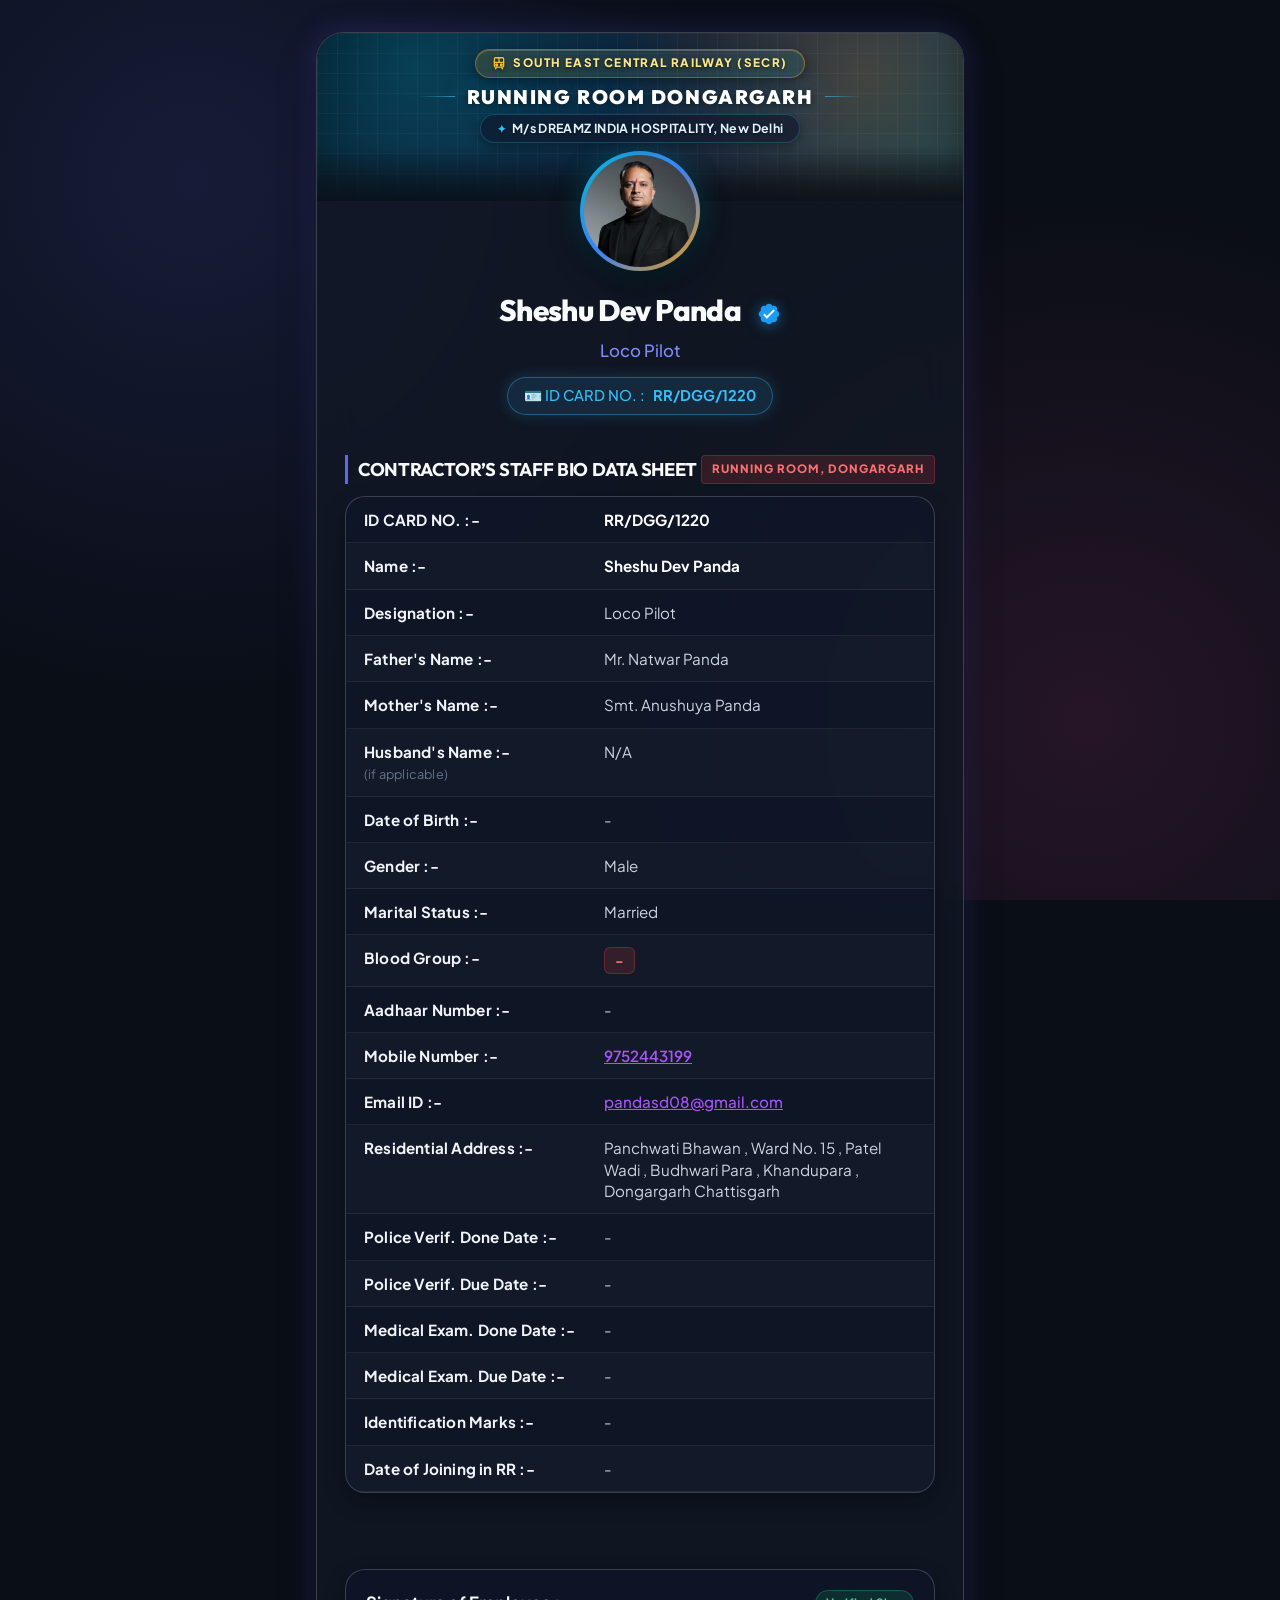
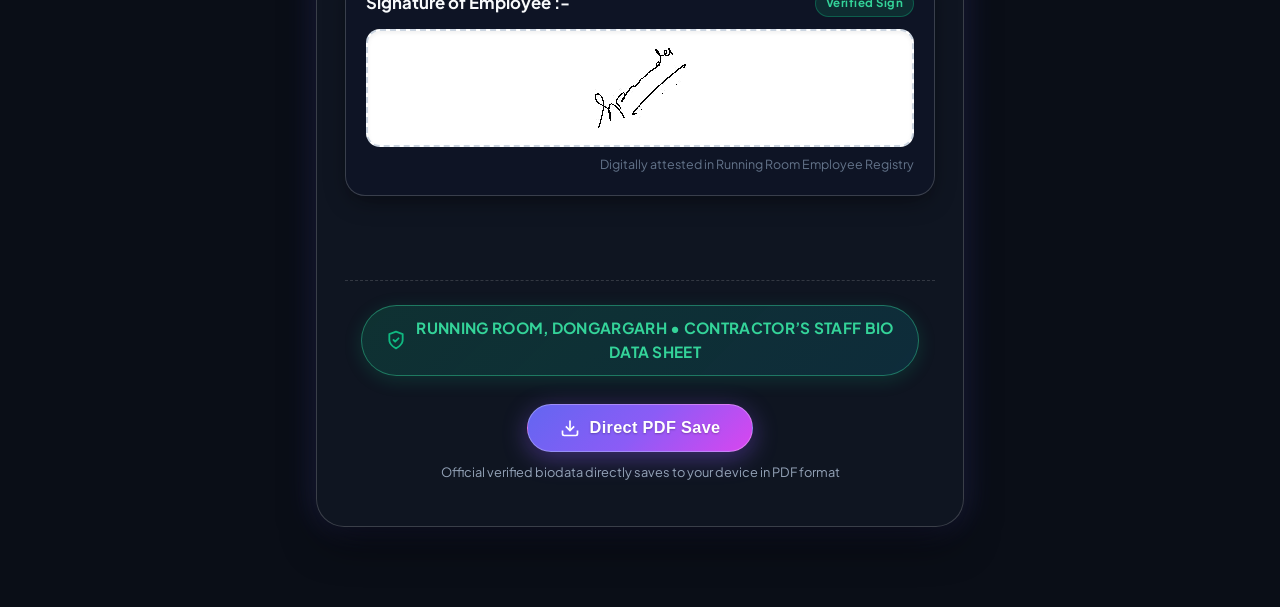
<file: index.html>
<!DOCTYPE html>
<html lang="en">
<head>
  <meta charset="UTF-8">
  <meta name="viewport" content="width=device-width, initial-scale=1.0">
  <meta name="description" content="SOUTH EAST CENTRAL RAILWAY (SECR) - RUNNING ROOM DONGARGARH - M/s DREAMZ INDIA HOSPITALITY, New Delhi">
  <title>RUNNING ROOM DONGARGARH - M/s DREAMZ INDIA HOSPITALITY, New Delhi</title>

  <!-- Google Fonts Preconnect -->
  <link rel="preconnect" href="https://fonts.googleapis.com">
  <link rel="preconnect" href="https://fonts.gstatic.com" crossorigin>

  <!-- Stylesheets -->
  <link rel="stylesheet" href="css/base.css?v=8.0">
  <link rel="stylesheet" href="css/profile.css?v=8.0">

  <style>
    /* Premium Styling for Bottom Verified Banner & Action Bar */
    .profile-bottom-action-sec {
      margin-top: 32px !important;
      padding: 24px 16px 8px 16px !important;
      border-top: 1px dashed rgba(255, 255, 255, 0.15) !important;
      display: flex !important;
      flex-direction: column !important;
      align-items: center !important;
      justify-content: center !important;
      text-align: center !important;
    }

    .dgg-verified-banner {
      display: inline-flex !important;
      align-items: center !important;
      justify-content: center !important;
      gap: 10px !important;
      padding: 10px 24px !important;
      background: linear-gradient(135deg, rgba(16, 185, 129, 0.18) 0%, rgba(6, 182, 212, 0.14) 100%) !important;
      border: 1px solid rgba(52, 211, 153, 0.45) !important;
      color: #34d399 !important;
      border-radius: 9999px !important;
      font-size: 0.96rem !important;
      font-weight: 700 !important;
      letter-spacing: 0.02em !important;
      box-shadow: 0 4px 18px rgba(16, 185, 129, 0.18) !important;
      margin-bottom: 14px !important;
    }

    .dgg-badge-icon {
      display: inline-flex !important;
      align-items: center !important;
      justify-content: center !important;
    }

    .btn-download-pdf {
      display: inline-flex !important;
      align-items: center !important;
      justify-content: center !important;
      gap: 10px !important;
      padding: 13px 32px !important;
      border-radius: 9999px !important;
      font-size: 1.02rem !important;
      font-weight: 700 !important;
      letter-spacing: 0.02em !important;
      background: linear-gradient(135deg, #6366f1 0%, #8b5cf6 50%, #d946ef 100%) !important;
      border: 1px solid rgba(255, 255, 255, 0.28) !important;
      color: #ffffff !important;
      box-shadow: 0 6px 24px rgba(139, 92, 246, 0.42), 0 2px 6px rgba(0, 0, 0, 0.25) !important;
      cursor: pointer !important;
      transition: all 0.25s ease !important;
      text-shadow: 0 1px 2px rgba(0, 0, 0, 0.25) !important;
      outline: none !important;
    }

    .btn-download-pdf:hover {
      transform: translateY(-2px) !important;
      box-shadow: 0 10px 30px rgba(139, 92, 246, 0.65) !important;
      filter: brightness(1.1) !important;
    }

    .btn-download-pdf:active {
      transform: translateY(0) !important;
    }

    .btn-download-pdf:disabled {
      opacity: 0.7 !important;
      cursor: not-allowed !important;
      transform: none !important;
    }

    /* Print & Export Rules: COMPLETELY CUT / HIDE DOWNLOAD BUTTON & NOTE IN PRINT & PDF */
    @media print {
      #pdfDownloadBtnWrapper,
      #pdfDownloadNote,
      #btnPrintPdf,
      .btn-download-pdf,
      .no-pdf,
      .no-print {
        display: none !important;
        visibility: hidden !important;
        opacity: 0 !important;
        height: 0 !important;
        margin: 0 !important;
        padding: 0 !important;
        border: none !important;
      }
      .profile-bottom-action-sec {
        border-top: none !important;
        padding-top: 14px !important;
        margin-top: 14px !important;
      }
      .dgg-verified-banner {
        background: #ecfdf5 !important;
        border: 1px solid #10b981 !important;
        color: #065f46 !important;
        box-shadow: none !important;
        font-size: 0.9rem !important;
        padding: 6px 18px !important;
      }
    }
  </style>
</head>
<body>

  <!-- Toast Notification Container -->
  <div class="toast-container" id="toastContainer"></div>

  <main class="profile-container">
    <article class="profile-card">
      <!-- Decorative Banner -->
      <div class="profile-banner">
        <div class="banner-grid-overlay"></div>
        <div class="banner-railway-pill">
          <svg class="railway-crest-icon" width="14" height="14" viewBox="0 0 24 24" fill="none" stroke="currentColor" stroke-width="2.2" stroke-linecap="round" stroke-linejoin="round">
            <rect x="4" y="3" width="16" height="16" rx="2"/>
            <path d="M4 11h16"/>
            <path d="M12 3v8"/>
            <circle cx="8" cy="15" r="1.5" fill="currentColor"/>
            <circle cx="16" cy="15" r="1.5" fill="currentColor"/>
            <path d="M8 19l-2 3"/>
            <path d="M16 19l2 3"/>
          </svg>
          <span>SOUTH EAST CENTRAL RAILWAY (SECR)</span>
        </div>

        <div class="banner-station-row">
          <span class="station-wing left"></span>
          <h2 class="banner-station-title">RUNNING ROOM DONGARGARH</h2>
          <span class="station-wing right"></span>
        </div>

        <div class="banner-contractor-pill">
          <span class="contractor-star">✦</span>
          <span>M/s DREAMZ INDIA HOSPITALITY, New Delhi</span>
        </div>
      </div>

      <!-- Profile Header / Hero -->
      <header class="profile-header">
        <div class="avatar-wrapper">
          <img id="profileAvatar" class="avatar-img" src="assets/photos/demo-aditya.svg" alt="Profile Picture" crossorigin="anonymous">
        </div>

        <h1 class="profile-name">
          <span id="profileName">Loading...</span><span id="profileVerifiedBadge"></span>
        </h1>

        <p class="profile-tagline" id="profileDesignation">Running Room Employee</p>

        <div class="id-card-pill" id="idCardPillBox">
          🪪 ID CARD NO. : <strong id="profileIdCardNo">Loading...</strong>
        </div>
      </header>

      <!-- Main Profile Content Body: Official Running Room Biodata Table -->
      <div class="profile-body">
        
        <section class="rr-record-wrapper">
          <div class="rr-table-header">
            <h2 class="section-title" style="margin-bottom: 0;">CONTRACTOR’S STAFF BIO DATA SHEET</h2>
            <span class="rr-confidential-tag">RUNNING ROOM, DONGARGARH</span>
          </div>

          <div class="rr-biodata-table">
            <div class="rr-biodata-row">
              <div class="rr-field-label">ID CARD NO. :-</div>
              <div class="rr-field-value"><strong id="val_idCardNo">-</strong></div>
            </div>

            <div class="rr-biodata-row">
              <div class="rr-field-label">Name :-</div>
              <div class="rr-field-value"><strong id="val_fullName">-</strong></div>
            </div>

            <div class="rr-biodata-row">
              <div class="rr-field-label">Designation :-</div>
              <div class="rr-field-value" id="val_designation">-</div>
            </div>

            <div class="rr-biodata-row">
              <div class="rr-field-label">Father's Name :-</div>
              <div class="rr-field-value" id="val_fatherName">-</div>
            </div>

            <div class="rr-biodata-row">
              <div class="rr-field-label">Mother's Name :-</div>
              <div class="rr-field-value" id="val_motherName">-</div>
            </div>

            <div class="rr-biodata-row">
              <div class="rr-field-label">Husband's Name :-<br><small style="font-weight: normal; color: var(--text-muted);">(if applicable)</small></div>
              <div class="rr-field-value" id="val_husbandName">-</div>
            </div>

            <div class="rr-biodata-row">
              <div class="rr-field-label">Date of Birth :-</div>
              <div class="rr-field-value" id="val_dob">-</div>
            </div>

            <div class="rr-biodata-row">
              <div class="rr-field-label">Gender :-</div>
              <div class="rr-field-value" id="val_gender">-</div>
            </div>

            <div class="rr-biodata-row">
              <div class="rr-field-label">Marital Status :-</div>
              <div class="rr-field-value" id="val_maritalStatus">-</div>
            </div>

            <div class="rr-biodata-row">
              <div class="rr-field-label">Blood Group :-</div>
              <div class="rr-field-value">
                <span id="val_bloodGroup" style="display: inline-block; padding: 2px 10px; background: rgba(239, 68, 68, 0.15); color: #f87171; border: 1px solid rgba(239, 68, 68, 0.3); border-radius: 6px; font-weight: 700; font-size: 0.9rem;">-</span>
              </div>
            </div>

            <div class="rr-biodata-row">
              <div class="rr-field-label">Aadhaar Number :-</div>
              <div class="rr-field-value" id="val_aadhaarNumber">-</div>
            </div>

            <div class="rr-biodata-row">
              <div class="rr-field-label">Mobile Number :-</div>
              <div class="rr-field-value">
                <a id="val_mobileNumber" href="#" style="color: var(--accent-secondary); font-weight: 600; text-decoration: underline;">-</a>
              </div>
            </div>

            <div class="rr-biodata-row">
              <div class="rr-field-label">Email ID :-</div>
              <div class="rr-field-value">
                <a id="val_email" href="#" style="color: var(--accent-secondary); font-weight: 500; text-decoration: underline;">-</a>
              </div>
            </div>

            <div class="rr-biodata-row">
              <div class="rr-field-label">Residential Address :-</div>
              <div class="rr-field-value" id="val_residentialAddress">-</div>
            </div>

            <div class="rr-biodata-row">
              <div class="rr-field-label">Police Verif. Done Date :-</div>
              <div class="rr-field-value" id="val_policeVerifDoneDate">-</div>
            </div>

            <div class="rr-biodata-row">
              <div class="rr-field-label">Police Verif. Due Date :-</div>
              <div class="rr-field-value" id="val_policeVerifDueDate">-</div>
            </div>

            <div class="rr-biodata-row">
              <div class="rr-field-label">Medical Exam. Done Date :-</div>
              <div class="rr-field-value" id="val_medicalExamDoneDate">-</div>
            </div>

            <div class="rr-biodata-row">
              <div class="rr-field-label">Medical Exam. Due Date :-</div>
              <div class="rr-field-value" id="val_medicalExamDueDate">-</div>
            </div>

            <div class="rr-biodata-row">
              <div class="rr-field-label">Identification Marks :-</div>
              <div class="rr-field-value" id="val_identificationMarks">-</div>
            </div>

            <div class="rr-biodata-row">
              <div class="rr-field-label">Date of Joining in RR :-</div>
              <div class="rr-field-value" id="val_joiningDateRR">-</div>
            </div>

            <!-- Dynamic Custom Details Added via Pencil in Admin Studio -->
            <div id="customFieldsContainer"></div>
          </div>
        </section>

        <!-- Signature of Employee Section -->
        <section class="employee-signature-section">
          <div class="sig-header">
            <span class="sig-label">Signature of Employee :-</span>
            <span class="sig-badge">Verified Sign</span>
          </div>
          <div class="sig-display-box">
            <img id="profileSignature" class="signature-img" src="assets/signatures/sample-signature.svg" alt="Signature of Employee" crossorigin="anonymous">
          </div>
          <div style="margin-top: 8px; font-size: 0.78rem; color: var(--text-muted); text-align: right;">
            Digitally attested in Running Room Employee Registry
          </div>
        </section>

        <!-- Bottom Attestation & Direct PDF Download Section -->
        <section class="profile-bottom-action-sec">
          <div class="dgg-verified-banner">
            <span class="dgg-badge-icon">
              <svg width="20" height="20" viewBox="0 0 24 24" fill="none" stroke="#10b981" stroke-width="2.2" stroke-linecap="round" stroke-linejoin="round">
                <path d="M12 22s8-4 8-10V5l-8-3-8 3v7c0 6 8 10 8 10z"/>
                <path d="M9 12l2 2 4-4"/>
              </svg>
            </span>
            <span>RUNNING ROOM, DONGARGARH &bull; CONTRACTOR’S STAFF BIO DATA SHEET</span>
          </div>

          <div id="pdfDownloadBtnWrapper" class="no-pdf no-print" style="margin-top: 14px;">
            <button id="btnPrintPdf" class="btn-download-pdf no-print" type="button" title="Save Direct PDF">
              <svg width="20" height="20" viewBox="0 0 24 24" fill="none" stroke="currentColor" stroke-width="2">
                <path d="M21 15v4a2 2 0 0 1-2 2H5a2 2 0 0 1-2-2v-4"/>
                <polyline points="7 10 12 15 17 10"/>
                <line x1="12" y1="15" x2="12" y2="3"/>
              </svg>
              <span>Direct PDF Save</span>
            </button>
          </div>
          <div id="pdfDownloadNote" class="no-pdf no-print" style="font-size: 0.8rem; color: #94a3b8; margin-top: 10px; text-align: center;">
            Official verified biodata directly saves to your device in PDF format
          </div>
        </section>

      </div>
    </article>
  </main>

  <!-- Scripts -->
  <script src="assets/vendor/jspdf.umd.min.js?v=8.0"></script>
  <script src="assets/vendor/qrcode.min.js?v=8.0"></script>
  <script src="js/config.js?v=8.0"></script>
  <script src="js/github-api.js?v=8.0"></script>
  <script src="js/profile.js?v=8.0"></script>
</body>
</html>
</file>
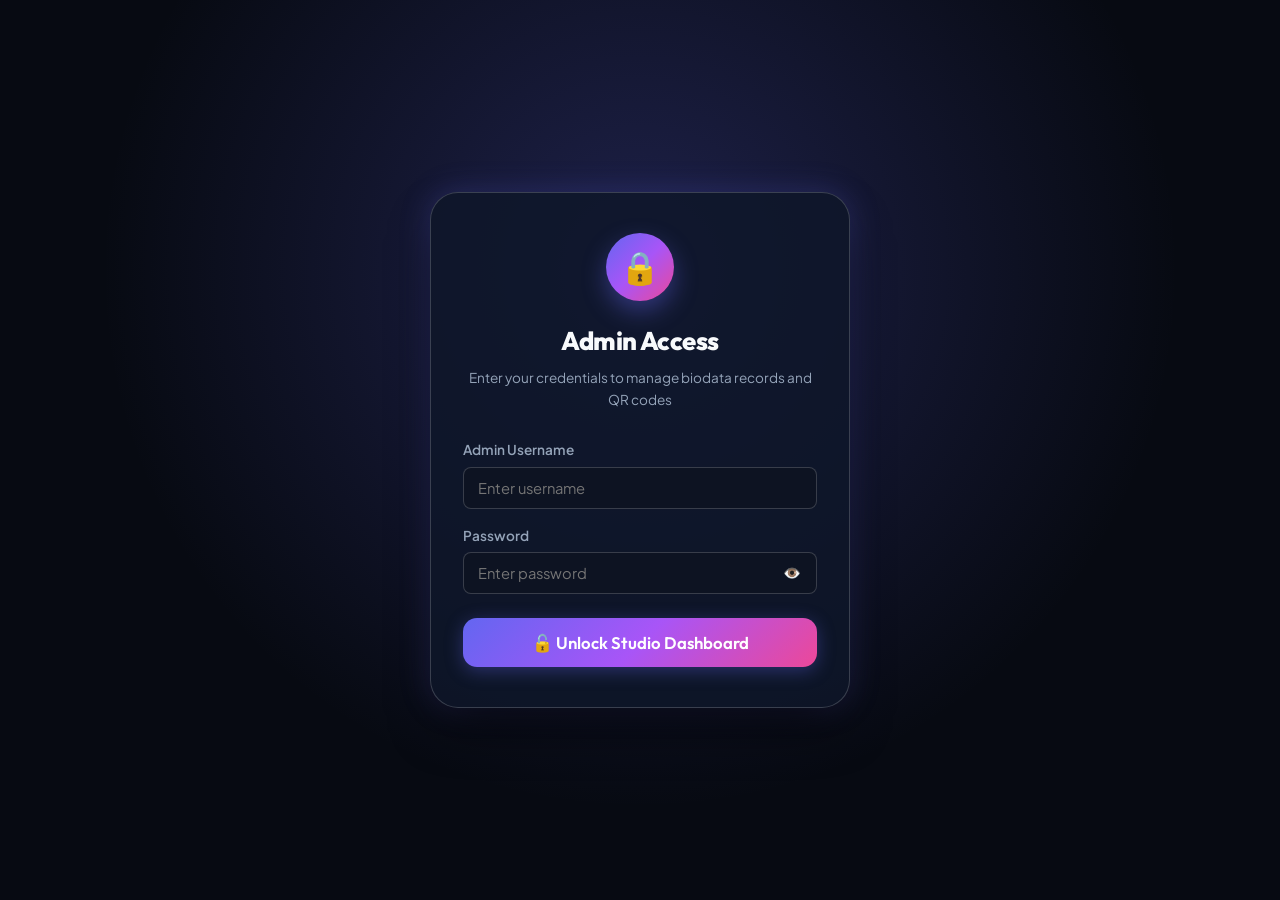
<file: admin.html>
<!DOCTYPE html>
<html lang="en">
<head>
  <meta charset="UTF-8">
  <meta name="viewport" content="width=device-width, initial-scale=1.0">
  <title>Admin Studio - QR Biodata & Profile Manager</title>
  
  <!-- Google Fonts Preconnect -->
  <link rel="preconnect" href="https://fonts.googleapis.com">
  <link rel="preconnect" href="https://fonts.gstatic.com" crossorigin>

  <!-- Stylesheets -->
  <link rel="stylesheet" href="css/base.css?v=7.6">
  <link rel="stylesheet" href="css/admin.css?v=7.6">
</head>
<body>

  <!-- Toast Notification Container -->
  <div class="toast-container" id="toastContainer"></div>

  <!-- ========================================================
       1. SECURE LOGIN GATE (Displayed before entering dashboard)
       ======================================================== -->
  <div class="login-gate-overlay" id="loginGateOverlay">
    <div class="login-card" id="loginCard">
      <div class="login-lock-icon">🔒</div>
      <h2 class="login-title">Admin Access</h2>
      <p class="login-subtitle">Enter your credentials to manage biodata records and QR codes</p>

      <div class="login-error-msg" id="loginErrorMsg">
        Incorrect username or password. Please try again.
      </div>

      <form id="loginForm">
        <div class="form-group" style="text-align: left;">
          <label for="loginUsername">Admin Username</label>
          <input type="text" id="loginUsername" class="form-control" placeholder="Enter username" required autocomplete="username">
        </div>

        <div class="form-group" style="text-align: left; margin-bottom: 24px;">
          <label for="loginPassword">Password</label>
          <div class="password-input-wrap">
            <input type="password" id="loginPassword" class="form-control" placeholder="Enter password" required autocomplete="current-password">
            <button type="button" class="toggle-password-btn" id="btnTogglePassword" title="Show / Hide Password">👁️</button>
          </div>
        </div>

        <button type="submit" class="btn btn-primary btn-lg" style="width: 100%;">
          🔓 Unlock Studio Dashboard
        </button>
      </form>
    </div>
  </div>

  <!-- ========================================================
       2. MAIN ADMIN DASHBOARD (Hidden until logged in)
       ======================================================== -->
  <div class="admin-layout" id="adminApp" style="display: none;">
    
    <!-- Top Navigation Bar -->
    <header class="glass-panel admin-navbar">
      <div class="brand">
        <div class="brand-icon">📋</div>
        <div class="brand-text">
          <h1>Running Room Biodata Admin</h1>
          <p>DGG Running Room &bull; SECR</p>
        </div>
      </div>

      <div class="admin-nav-actions">
        <!-- GitHub Status Pill -->
        <div id="ghStatusBadge" class="badge" style="background: rgba(239, 68, 68, 0.15); color: #f87171; border: 1px solid rgba(239, 68, 68, 0.3);">
          <span>●</span> GitHub Not Connected
        </div>

        <button id="btnOpenSettings" class="btn btn-secondary btn-sm" type="button">
          🔑 GitHub Access Key
        </button>

        <a id="navViewProfileBtn" href="https://adityapandapersonal.github.io/running_room_biodata/index.html" target="_blank" class="btn btn-secondary btn-sm">
          👁️ View Public Page
        </a>

        <!-- Logout Button -->
        <button id="btnLogout" class="btn btn-secondary btn-sm" type="button" style="color: #fb7185; border-color: rgba(244, 63, 94, 0.3);" title="Lock Dashboard">
          🚪 Logout
        </button>
      </div>
    </header>

    <!-- Main Studio Grid -->
    <main class="admin-grid">

      <!-- Left Column: Form Builder -->
      <div class="admin-form-col">

        <!-- Mode Switcher (New vs Edit) -->
        <div class="mode-tabs">
          <button id="tabModeNew" class="mode-tab active" type="button">
            ➕ Add New Person
          </button>
          <button id="tabModeEdit" class="mode-tab" type="button">
            ✏️ Edit Existing Person
          </button>
        </div>

        <!-- Edit Profile Selector (Visible only in Edit mode) -->
        <div id="editSelectorSection" class="glass-panel form-section" style="display: none; border-color: var(--accent-primary);">
          <div class="form-group" style="margin-bottom: 0;">
            <div style="display: flex; justify-content: space-between; align-items: center; margin-bottom: 8px;">
              <label for="selectExistingPerson" style="margin: 0; font-weight: 600;">Choose Person to Edit:</label>
              <div style="display: flex; align-items: center; gap: 8px;">
                <span id="autoSyncBadge" style="font-size: 0.76rem; color: var(--accent-secondary); font-weight: 600;">⚡ Instant Auto-Fill</span>
                <button id="btnRefreshRegistry" type="button" class="btn btn-secondary btn-sm" style="padding: 4px 10px; font-size: 0.78rem;" title="Reload profile list from GitHub">
                  🔄 Refresh List
                </button>
              </div>
            </div>
            <div>
              <select id="selectExistingPerson" class="form-control" style="font-weight: 600; cursor: pointer;">
                <option value="">-- Choose a person to edit --</option>
              </select>
            </div>
          </div>
        </div>

        <form id="biodataForm" novalidate>

          <!-- Section 1: Unique ID & Link Setup -->
          <div class="glass-panel form-section">
            <div class="form-section-header">
              <h3><span>🆔</span> Permanent Identifier & Slug</h3>
            </div>
            
            <div class="form-row">
              <div class="form-group">
                <label for="personId">Person Unique ID / Slug *</label>
                <input type="text" id="personId" class="form-control" placeholder="e.g. rahul-sharma-101" required>
              </div>

              <div class="form-group">
                <label>Permanent URL Preview</label>
                <div class="permalink-box" id="livePermalinkPreview" style="margin: 0;">https://.../index.html?id=...</div>
              </div>
            </div>
          </div>

          <!-- Section 2: Photo & Signature Upload -->
          <div class="glass-panel form-section">
            <div class="form-section-header">
              <h3><span>📷</span> Employee Photo & Signature</h3>
            </div>

            <div style="display: grid; grid-template-columns: repeat(auto-fit, minmax(280px, 1fr)); gap: 20px;">
              <!-- 1. Employee Photo Upload Area -->
              <div class="photo-upload-container" style="border: 1px dashed rgba(255, 255, 255, 0.15); border-radius: var(--radius-md); padding: 16px;">
                <div class="photo-preview-circle">
                  <img id="photoPreviewImg" class="photo-preview-img" src="assets/photos/demo-aditya.svg" alt="Preview">
                </div>
                <div class="photo-upload-actions">
                  <div style="font-weight: 600; margin-bottom: 6px; color: var(--text-primary);">Employee Photo</div>
                  <label for="photoFileInput" class="btn btn-secondary btn-sm" style="cursor: pointer; margin-bottom: 6px;">
                    📷 Choose / Capture Photo
                  </label>
                  <input type="file" id="photoFileInput" accept="image/*" style="display: none;">
                  <input type="hidden" id="existingPhotoPath" value="assets/photos/demo-aditya.svg">
                </div>
              </div>

              <!-- 2. Employee Signature Upload Area -->
              <div style="border: 1px dashed rgba(255, 255, 255, 0.15); border-radius: var(--radius-md); padding: 16px; display: flex; flex-direction: column; justify-content: space-between;">
                <div>
                  <div style="display: flex; justify-content: space-between; align-items: center; margin-bottom: 8px;">
                    <div style="font-weight: 600; color: var(--text-primary);">Signature of Employee</div>
                    <span style="font-size: 0.72rem; color: var(--accent-secondary); font-weight: 600;">Camera / File</span>
                  </div>
                  <!-- Signature Preview Box -->
                  <div style="background: #ffffff; border-radius: var(--radius-md); padding: 10px; display: flex; justify-content: center; align-items: center; min-height: 80px; margin-bottom: 10px; border: 1px solid #cbd5e1;">
                    <img id="signaturePreviewImg" src="assets/signatures/sample-signature.svg" alt="Signature Preview" style="max-height: 70px; max-width: 100%; object-fit: contain;">
                  </div>
                </div>
                <div>
                  <label for="signatureFileInput" class="btn btn-secondary btn-sm" style="cursor: pointer; width: 100%; text-align: center; display: block; margin-bottom: 4px;">
                    ✍️ Photo Khichke / Upload Sign
                  </label>
                  <input type="file" id="signatureFileInput" accept="image/*" capture="environment" style="display: none;">
                  <input type="hidden" id="existingSignaturePath" value="assets/signatures/sample-signature.svg">
                </div>
              </div>
            </div>
          </div>

          <!-- Section 3: Official Running Room Particulars (18 Fields) -->
          <div class="glass-panel form-section">
            <div class="form-section-header">
              <h3><span>📋</span> Running Room Employee Particulars</h3>
            </div>

            <!-- Row 1: ID Card No, Name, Designation -->
            <div class="form-row">
              <div class="form-group">
                <label for="idCardNo">ID CARD NO. *</label>
                <input type="text" id="idCardNo" class="form-control" placeholder="e.g. RR/DGG/2024/0826" required>
              </div>

              <div class="form-group">
                <label for="fullName">Name *</label>
                <input type="text" id="fullName" class="form-control" placeholder="e.g. Sheshu Dev Panda" required>
              </div>

              <div class="form-group">
                <label for="designation">Designation *</label>
                <input type="text" id="designation" class="form-control" placeholder="e.g. Loco Pilot / Sr. ALP" required>
              </div>
            </div>

            <!-- Row 2: Father's Name, Mother's Name, Husband's Name -->
            <div class="form-row">
              <div class="form-group">
                <label for="fatherName">Father's Name</label>
                <input type="text" id="fatherName" class="form-control" placeholder="e.g. Mr. Natwar Panda">
              </div>

              <div class="form-group">
                <label for="motherName">Mother's Name</label>
                <input type="text" id="motherName" class="form-control" placeholder="e.g. Smt. Anusuya Panda">
              </div>

              <div class="form-group">
                <label for="husbandName">Husband's Name <small style="color: var(--text-muted);">(if applicable)</small></label>
                <input type="text" id="husbandName" class="form-control" placeholder="Husband's name if married female">
              </div>
            </div>

            <!-- Row 3: DOB, Gender, Marital Status, Blood Group -->
            <div class="form-row">
              <div class="form-group">
                <label for="dob">Date of Birth</label>
                <input type="date" id="dob" class="form-control">
              </div>

              <div class="form-group">
                <label for="gender">Gender</label>
                <select id="gender" class="form-control">
                  <option value="">Select Gender</option>
                  <option value="Male">Male</option>
                  <option value="Female">Female</option>
                  <option value="Other">Other</option>
                </select>
              </div>

              <div class="form-group">
                <label for="maritalStatus">Marital Status</label>
                <select id="maritalStatus" class="form-control">
                  <option value="">Select Marital Status</option>
                  <option value="Unmarried">Unmarried</option>
                  <option value="Married">Married</option>
                  <option value="Widowed">Widowed</option>
                  <option value="Divorced">Divorced</option>
                </select>
              </div>

              <div class="form-group">
                <label for="bloodGroup">Blood Group</label>
                <select id="bloodGroup" class="form-control">
                  <option value="">Select Blood Group</option>
                  <option value="A+">A+</option>
                  <option value="A-">A-</option>
                  <option value="B+">B+</option>
                  <option value="B-">B-</option>
                  <option value="O+">O+</option>
                  <option value="O-">O-</option>
                  <option value="AB+">AB+</option>
                  <option value="AB-">AB-</option>
                </select>
              </div>
            </div>

            <!-- Row 4: Aadhaar Number, Mobile Number, Email -->
            <div class="form-row">
              <div class="form-group">
                <label for="aadhaarNumber">Aadhaar Number</label>
                <input type="text" id="aadhaarNumber" class="form-control" placeholder="e.g. 1234 5678 9012">
              </div>

              <div class="form-group">
                <label for="mobileNumber">Mobile Number *</label>
                <input type="tel" id="mobileNumber" class="form-control" placeholder="e.g. 9752443199" required>
              </div>

              <div class="form-group">
                <label for="email">Email ID</label>
                <input type="email" id="email" class="form-control" placeholder="e.g. pandasd08@gmail.com">
              </div>
            </div>

            <!-- Row 5: Residential Address -->
            <div class="form-group">
              <label for="residentialAddress">Residential Address</label>
              <textarea id="residentialAddress" class="form-control" rows="2" placeholder="Full residential / postal address..."></textarea>
            </div>

            <!-- Row 6: Police Verification Dates -->
            <div class="form-row">
              <div class="form-group">
                <label for="policeVerifDoneDate">Police Verif. Done Date</label>
                <input type="date" id="policeVerifDoneDate" class="form-control">
              </div>

              <div class="form-group">
                <label for="policeVerifDueDate">Police Verif. Due Date</label>
                <input type="date" id="policeVerifDueDate" class="form-control">
              </div>
            </div>

            <!-- Row 7: Medical Exam Dates -->
            <div class="form-row">
              <div class="form-group">
                <label for="medicalExamDoneDate">Medical Exam. Done Date</label>
                <input type="date" id="medicalExamDoneDate" class="form-control">
              </div>

              <div class="form-group">
                <label for="medicalExamDueDate">Medical Exam. Due Date</label>
                <input type="date" id="medicalExamDueDate" class="form-control">
              </div>
            </div>

            <!-- Row 8: Identification Marks & Date of Joining in RR -->
            <div class="form-row">
              <div class="form-group">
                <label for="identificationMarks">Identification Marks</label>
                <input type="text" id="identificationMarks" class="form-control" placeholder="e.g. A mole on left forehead, cut mark on wrist">
              </div>

              <div class="form-group">
                <label for="joiningDateRR">Date of Joining in RR</label>
                <input type="date" id="joiningDateRR" class="form-control">
              </div>
            </div>

          </div>

          <!-- Section 4: Dynamic Custom Particulars (Pencil Details Adder) -->
          <div class="glass-panel form-section" id="customDetailsSection">
            <div class="form-section-header" style="display: flex; justify-content: space-between; align-items: center; margin-bottom: 12px;">
              <h3><span>✏️</span> Custom Details / अतिरिक्त विवरण</h3>
              <button type="button" id="btnAddCustomField" class="btn btn-secondary btn-sm" style="display: inline-flex; align-items: center; gap: 6px; cursor: pointer;">
                <span style="font-size: 1rem;">✏️</span> <span>+ Add Custom Field</span>
              </button>
            </div>
            
            <!-- Dynamic Custom Fields Container -->
            <div id="customFieldsList">
              <!-- Dynamically populated rows -->
            </div>
          </div>

          <!-- Submit Action Area -->
          <div style="margin-top: 24px; display: flex; gap: 14px; flex-wrap: wrap;">
            <button id="btnSubmitForm" type="submit" class="btn btn-primary btn-lg" style="flex: 2; min-width: 220px;">
              <span id="btnSubmitText">💾 Save & Commit to GitHub</span>
            </button>
            <button id="btnDeletePerson" type="button" class="btn btn-secondary btn-lg" style="display: none; background: rgba(239, 68, 68, 0.15); color: #f87171; border: 1px solid rgba(239, 68, 68, 0.4); cursor: pointer;" title="Delete selected person from repository">
              🗑️ Delete Person
            </button>
            <button id="btnResetForm" type="button" class="btn btn-secondary btn-lg" style="flex: 1; min-width: 130px;">
              Reset Form
            </button>
          </div>

        </form>
      </div>

      <!-- Right Column: Live QR Code Studio -->
      <aside class="admin-sidebar">
        
        <div class="glass-panel qr-studio-card">
          <h2 style="font-size: 1.25rem; margin-bottom: 12px;">Permanent QR Code</h2>

          <!-- The Live QR Code Card Preview (With safe padding & employee name) -->
          <div class="qr-preview-card" id="adminQrCardPreview">
            <div class="qr-canvas-box" id="adminQrCanvas"></div>
            <div class="qr-name-tag" id="adminQrNameDisplay">Employee Name</div>
          </div>

          <div style="font-size: 0.8rem; color: var(--text-secondary); margin-bottom: 4px;">
            Permanent Target Link:
          </div>
          <div class="permalink-box" id="adminPermalinkDisplay">https://...</div>

          <div style="display: flex; flex-direction: column; gap: 8px;">
            <button id="btnDownloadQr" class="btn btn-primary" type="button">
              📥 Download QR Code (PNG)
            </button>
            <button id="btnCopyLink" class="btn btn-secondary btn-sm" type="button">
              📋 Copy Permanent URL
            </button>
            <a id="btnTestLiveProfile" href="index.html" target="_blank" class="btn btn-secondary btn-sm">
              🚀 Open Profile Page
            </a>
          </div>
        </div>

      </aside>

    </main>
  </div>

  <!-- Modal for GitHub PAT Settings -->
  <div class="modal-backdrop" id="settingsModal">
    <div class="glass-panel modal-content">
      <button class="modal-close" id="btnCloseSettingsModal" type="button">&times;</button>
      
      <h2 style="font-size: 1.4rem; margin-bottom: 8px;">🔑 GitHub Access Token Setup</h2>
      <p style="font-size: 0.85rem; color: var(--text-secondary); margin-bottom: 18px;">
        GitHub repository synchronization credentials.
      </p>

      <div class="form-group">
        <label for="cfgUsername">GitHub Username / Owner *</label>
        <input type="text" id="cfgUsername" class="form-control" placeholder="e.g. aditya-panda">
      </div>

      <div class="form-group">
        <label for="cfgRepo">Repository Name *</label>
        <input type="text" id="cfgRepo" class="form-control" placeholder="e.g. biodata-qr-system">
      </div>

      <div class="form-group">
        <label for="cfgBranch">Branch</label>
        <input type="text" id="cfgBranch" class="form-control" value="main">
      </div>

      <div class="form-group">
        <label for="cfgToken">Personal Access Token (PAT) *</label>
        <input type="password" id="cfgToken" class="form-control" placeholder="ghp_xxxxxxxxxxxxxxxxxxxx">
      </div>

      <div style="display: flex; gap: 12px; margin-top: 24px;">
        <button id="btnSaveGithubSettings" class="btn btn-primary" type="button" style="flex: 1;">
          Connect & Verify Token
        </button>
        <button id="btnClearToken" class="btn btn-secondary" type="button">
          Disconnect
        </button>
      </div>
    </div>
  </div>

  <!-- ========================================================
       3. LIVE COMMIT PROGRESS MODAL (Checkpoints & Live Status)
       ======================================================== -->
  <div class="progress-modal-backdrop" id="progressModal">
    <div class="glass-panel progress-card">
      <div class="progress-header">
        <div class="progress-header-icon">⚡</div>
        <div>
          <h3 id="progressModalTitle">Synchronizing with GitHub</h3>
          <p id="progressModalSubtitle">Real-time commit & pipeline progress</p>
        </div>
      </div>

      <div class="progress-steps-list">
        <!-- Step 1: Validation -->
        <div class="progress-step-item" id="pstep-validate">
          <div class="step-status-icon">⚪</div>
          <div class="step-info">
            <div class="step-title">1. Validating Profile Details</div>
            <div class="step-desc">Checking required fields and slug formatting</div>
          </div>
        </div>

        <!-- Step 2: Photo Encoding (Base64) & Upload -->
        <div class="progress-step-item" id="pstep-photo">
          <div class="step-status-icon">⚪</div>
          <div class="step-info">
            <div class="step-title">2. Processing & Uploading Photo</div>
            <div class="step-desc">Converting to Base64 and committing to assets/photos/</div>
          </div>
        </div>

        <!-- Step 3: JSON Commit -->
        <div class="progress-step-item" id="pstep-json">
          <div class="step-status-icon">⚪</div>
          <div class="step-info">
            <div class="step-title">3. Committing Biodata JSON</div>
            <div class="step-desc">Writing record to data/profiles/{id}.json</div>
          </div>
        </div>

        <!-- Step 4: Registry Update -->
        <div class="progress-step-item" id="pstep-registry">
          <div class="step-status-icon">⚪</div>
          <div class="step-info">
            <div class="step-title">4. Synchronizing Registry Index</div>
            <div class="step-desc">Updating data/registry.json for quick switcher</div>
          </div>
        </div>

        <!-- Step 5: Dynamic QR Finalization -->
        <div class="progress-step-item" id="pstep-qr">
          <div class="step-status-icon">⚪</div>
          <div class="step-info">
            <div class="step-title">5. Permanent QR Code Active</div>
            <div class="step-desc">Permanent URL activated on GitHub Pages</div>
          </div>
        </div>
      </div>

      <!-- Live Error Box if failure -->
      <div class="progress-error-box" id="progressErrorBox" style="display: none;">
        <span id="progressErrorText">Error message here</span>
      </div>

      <!-- Success Footer (Shown when all done) -->
      <div class="progress-footer" id="progressFooter" style="display: none;">
        <div class="progress-success-pill">
          🎉 All Changes Committed & Live!
        </div>
        <div style="display: flex; gap: 10px; margin-top: 14px;">
          <a id="btnProgressViewProfile" href="#" target="_blank" class="btn btn-primary" style="flex: 1;">
            🚀 Open Live Profile
          </a>
          <button id="btnCloseProgressModal" type="button" class="btn btn-secondary">
            Done & Close
          </button>
        </div>
      </div>

      <!-- Cancel / Close button for error state -->
      <div id="progressErrorActions" style="display: none; margin-top: 16px;">
        <button id="btnCloseProgressModalErr" type="button" class="btn btn-secondary" style="width: 100%;">
          Close & Fix Details
        </button>
      </div>

    </div>
  </div>

  <!-- Scripts with Cache Busting -->
  <script src="assets/vendor/qrcode.min.js?v=7.6"></script>
  <script src="js/config.js?v=7.6"></script>
  <script src="js/github-api.js?v=7.6"></script>
  <script src="js/admin.js?v=7.6"></script>
</body>
</html>
</file>
<file: css/base.css>
/* ==========================================================================
   Base Design System & Core Utilities
   Modern Glassmorphism & High-End Aesthetic
   ========================================================================== */

@import url('https://fonts.googleapis.com/css2?family=Outfit:wght@400;500;600;700;800&family=Plus+Jakarta+Sans:wght@400;500;600;700&display=swap');

:root {
  /* Color Palette - Deep Slate with Electric Violet & Cyan Accents */
  --bg-dark: #0a0e17;
  --bg-gradient: radial-gradient(circle at 15% 20%, rgba(99, 102, 241, 0.15) 0%, transparent 40%),
                 radial-gradient(circle at 85% 80%, rgba(236, 72, 153, 0.12) 0%, transparent 40%),
                 #0a0e17;
  
  --surface-card: rgba(18, 24, 38, 0.75);
  --surface-glass: rgba(26, 35, 54, 0.6);
  --surface-glass-hover: rgba(35, 48, 74, 0.8);
  --surface-input: rgba(13, 19, 33, 0.85);

  --border-glass: rgba(255, 255, 255, 0.08);
  --border-glass-bright: rgba(255, 255, 255, 0.18);
  --border-accent: rgba(99, 102, 241, 0.4);

  --accent-primary: #6366f1;
  --accent-secondary: #a855f7;
  --accent-cyan: #06b6d4;
  --accent-emerald: #10b981;
  --accent-rose: #f43f5e;
  
  --accent-gradient: linear-gradient(135deg, #6366f1 0%, #a855f7 50%, #ec4899 100%);
  --accent-gradient-hover: linear-gradient(135deg, #4f46e5 0%, #9333ea 50%, #db2777 100%);
  --cyan-gradient: linear-gradient(135deg, #06b6d4 0%, #3b82f6 100%);

  --text-primary: #f8fafc;
  --text-secondary: #94a3b8;
  --text-muted: #64748b;
  --text-accent: #818cf8;

  --shadow-sm: 0 2px 8px rgba(0, 0, 0, 0.3);
  --shadow-md: 0 8px 24px -4px rgba(0, 0, 0, 0.45);
  --shadow-xl: 0 20px 40px -8px rgba(0, 0, 0, 0.6);
  --shadow-glow: 0 0 30px rgba(99, 102, 241, 0.25);
  --shadow-glow-cyan: 0 0 25px rgba(6, 182, 212, 0.25);

  --radius-sm: 8px;
  --radius-md: 14px;
  --radius-lg: 20px;
  --radius-xl: 28px;
  --radius-full: 9999px;

  --transition-fast: 0.18s cubic-bezier(0.4, 0, 0.2, 1);
  --transition-normal: 0.28s cubic-bezier(0.4, 0, 0.2, 1);
}

/* Global Reset */
*, *::before, *::after {
  box-sizing: border-box;
  margin: 0;
  padding: 0;
}

body {
  font-family: 'Plus Jakarta Sans', sans-serif;
  background: var(--bg-gradient);
  background-attachment: fixed;
  color: var(--text-primary);
  min-height: 100vh;
  line-height: 1.6;
  -webkit-font-smoothing: antialiased;
  overflow-x: hidden;
}

h1, h2, h3, h4, h5, h6 {
  font-family: 'Outfit', sans-serif;
  color: var(--text-primary);
  letter-spacing: -0.02em;
  font-weight: 700;
}

a {
  color: inherit;
  text-decoration: none;
}

/* Glassmorphism Surface Utility */
.glass-panel {
  background: var(--surface-card);
  backdrop-filter: blur(16px);
  -webkit-backdrop-filter: blur(16px);
  border: 1px solid var(--border-glass);
  border-radius: var(--radius-lg);
  box-shadow: var(--shadow-xl);
}

/* Buttons */
.btn {
  display: inline-flex;
  align-items: center;
  justify-content: center;
  gap: 8px;
  padding: 10px 20px;
  border-radius: var(--radius-md);
  font-family: 'Outfit', sans-serif;
  font-size: 0.95rem;
  font-weight: 600;
  cursor: pointer;
  transition: all var(--transition-fast);
  border: none;
  outline: none;
  text-align: center;
  user-select: none;
}

.btn-primary {
  background: var(--accent-gradient);
  color: #ffffff;
  box-shadow: 0 4px 18px rgba(99, 102, 241, 0.35);
}

.btn-primary:hover {
  background: var(--accent-gradient-hover);
  transform: translateY(-2px);
  box-shadow: 0 6px 24px rgba(99, 102, 241, 0.5);
}

.btn-secondary {
  background: var(--surface-glass);
  border: 1px solid var(--border-glass-bright);
  color: var(--text-primary);
}

.btn-secondary:hover {
  background: var(--surface-glass-hover);
  border-color: var(--border-accent);
  transform: translateY(-2px);
}

.btn-sm {
  padding: 6px 14px;
  font-size: 0.85rem;
  border-radius: var(--radius-sm);
}

.btn-lg {
  padding: 14px 28px;
  font-size: 1.05rem;
  border-radius: var(--radius-md);
}

/* Badges */
.badge {
  display: inline-flex;
  align-items: center;
  gap: 6px;
  padding: 4px 12px;
  border-radius: var(--radius-full);
  font-size: 0.8rem;
  font-weight: 600;
  letter-spacing: 0.02em;
}

.badge-verified {
  background: rgba(16, 185, 129, 0.15);
  border: 1px solid rgba(16, 185, 129, 0.4);
  color: #34d399;
}

.badge-permanent {
  background: rgba(99, 102, 241, 0.15);
  border: 1px solid rgba(99, 102, 241, 0.4);
  color: #a5b4fc;
}

/* Floating Toast Notification */
.toast-container {
  position: fixed;
  top: 24px;
  right: 24px;
  z-index: 99999;
  display: flex;
  flex-direction: column;
  gap: 10px;
  pointer-events: none;
}

.toast {
  pointer-events: auto;
  min-width: 280px;
  max-width: 420px;
  padding: 14px 20px;
  border-radius: var(--radius-md);
  font-size: 0.9rem;
  font-weight: 500;
  display: flex;
  align-items: center;
  gap: 12px;
  backdrop-filter: blur(12px);
  box-shadow: var(--shadow-xl);
  animation: slideIn 0.25s cubic-bezier(0.16, 1, 0.3, 1) forwards;
}

.toast-success {
  background: rgba(16, 185, 129, 0.9);
  color: #ffffff;
  border: 1px solid rgba(255, 255, 255, 0.2);
}

.toast-error {
  background: rgba(225, 29, 72, 0.9);
  color: #ffffff;
  border: 1px solid rgba(255, 255, 255, 0.2);
}

.toast-info {
  background: rgba(79, 70, 229, 0.9);
  color: #ffffff;
  border: 1px solid rgba(255, 255, 255, 0.2);
}

@keyframes slideIn {
  from {
    opacity: 0;
    transform: translateY(-20px) scale(0.95);
  }
  to {
    opacity: 1;
    transform: translateY(0) scale(1);
  }
}

/* Pulsing Online Dot */
.pulse-dot {
  width: 8px;
  height: 8px;
  border-radius: 50%;
  background: var(--accent-emerald);
  box-shadow: 0 0 8px var(--accent-emerald);
  animation: pulse 2s infinite;
}

@keyframes pulse {
  0% { transform: scale(0.95); opacity: 0.8; }
  50% { transform: scale(1.3); opacity: 1; }
  100% { transform: scale(0.95); opacity: 0.8; }
}
</file>
<file: css/profile.css>
/* ==========================================================================
   Public Biodata Card & Profile Styles
   Mobile-First, Ultra Clean, Non-Editable Read View
   ========================================================================== */

.profile-container {
  max-width: 680px;
  margin: 32px auto 80px auto;
  padding: 0 16px;
}

/* Profile Card Main Wrapper */
.profile-card {
  position: relative;
  overflow: hidden;
  border-radius: var(--radius-xl);
  border: 1px solid var(--border-glass-bright);
  background: var(--surface-card);
  backdrop-filter: blur(20px);
  -webkit-backdrop-filter: blur(20px);
  box-shadow: var(--shadow-xl), var(--shadow-glow);
}

/* ==========================================================================
   Executive Railway Profile Banner (Deep Sapphire & Royal Gold Aura)
   ========================================================================== */
.profile-banner {
  min-height: 168px;
  background: linear-gradient(135deg, #050c1b 0%, #0c1a32 35%, #102a4e 70%, #083c54 100%);
  position: relative;
  overflow: hidden;
  display: flex;
  flex-direction: column;
  align-items: center;
  justify-content: flex-start;
  padding: 16px 20px 0 20px;
  text-align: center;
  box-shadow: inset 0 -24px 32px rgba(10, 14, 23, 0.7);
}

/* Subtle Technical Grid & Ambient Lighting */
.banner-grid-overlay {
  position: absolute;
  inset: 0;
  background-image: 
    radial-gradient(circle at 15% 20%, rgba(6, 182, 212, 0.28) 0%, transparent 50%),
    radial-gradient(circle at 85% 25%, rgba(245, 158, 11, 0.22) 0%, transparent 45%),
    linear-gradient(rgba(255, 255, 255, 0.035) 1px, transparent 1px),
    linear-gradient(90deg, rgba(255, 255, 255, 0.035) 1px, transparent 1px);
  background-size: 100% 100%, 100% 100%, 20px 20px, 20px 20px;
  pointer-events: none;
}

.profile-banner::after {
  content: "";
  position: absolute;
  bottom: 0;
  left: 0;
  right: 0;
  height: 55px;
  background: linear-gradient(to bottom, transparent, rgba(10, 14, 23, 0.85));
  pointer-events: none;
}

/* 1. Official SECR Railway Pill */
.banner-railway-pill {
  position: relative;
  z-index: 2;
  display: inline-flex;
  align-items: center;
  gap: 7px;
  font-size: 0.73rem;
  font-weight: 800;
  letter-spacing: 0.12em;
  color: #fde68a;
  text-transform: uppercase;
  background: linear-gradient(135deg, rgba(245, 158, 11, 0.15) 0%, rgba(6, 182, 212, 0.12) 100%);
  padding: 4px 16px;
  border-radius: 9999px;
  border: 1px solid rgba(245, 158, 11, 0.4);
  box-shadow: 0 4px 14px rgba(0, 0, 0, 0.4), inset 0 1px 0 rgba(255, 255, 255, 0.2);
  text-shadow: 0 1px 3px rgba(0, 0, 0, 0.6);
  margin-bottom: 5px;
}

.railway-crest-icon {
  color: #fbbf24;
  flex-shrink: 0;
  filter: drop-shadow(0 1px 2px rgba(0, 0, 0, 0.5));
}

/* 2. Station Header with Decorative Wings */
.banner-station-row {
  position: relative;
  z-index: 2;
  display: flex;
  align-items: center;
  justify-content: center;
  gap: 12px;
  margin: 2px 0 6px 0;
  width: 100%;
}

.station-wing {
  height: 1.5px;
  width: 36px;
  background: linear-gradient(90deg, transparent, rgba(56, 189, 248, 0.65));
}

.station-wing.right {
  background: linear-gradient(90deg, rgba(56, 189, 248, 0.65), transparent);
}

.banner-station-title {
  font-size: 1.22rem;
  font-weight: 900;
  letter-spacing: 0.08em;
  color: #ffffff;
  text-transform: uppercase;
  text-shadow: 0 2px 8px rgba(0, 0, 0, 0.7), 0 0 24px rgba(56, 189, 248, 0.4);
  line-height: 1.2;
}

/* 3. Hospitality Contractor Capsule */
.banner-contractor-pill {
  position: relative;
  z-index: 2;
  display: inline-flex;
  align-items: center;
  gap: 6px;
  font-size: 0.78rem;
  font-weight: 700;
  letter-spacing: 0.03em;
  color: #e0f2fe;
  background: rgba(15, 23, 42, 0.65);
  backdrop-filter: blur(8px);
  -webkit-backdrop-filter: blur(8px);
  border: 1px solid rgba(56, 189, 248, 0.25);
  border-radius: 9999px;
  padding: 3.5px 16px;
  box-shadow: 0 4px 12px rgba(0, 0, 0, 0.35);
  text-shadow: 0 1px 2px rgba(0, 0, 0, 0.5);
}

.contractor-star {
  color: #38bdf8;
  font-size: 0.7rem;
}

/* Header Content with Avatar */
.profile-header {
  position: relative;
  padding: 0 28px 24px 28px;
  margin-top: -50px;
  text-align: center;
}

.avatar-wrapper {
  position: relative;
  width: 120px;
  height: 120px;
  margin: 0 auto 16px auto;
  border-radius: 50%;
  padding: 4px;
  background: linear-gradient(135deg, #06b6d4 0%, #3b82f6 50%, #f59e0b 100%);
  box-shadow: 0 10px 28px rgba(0, 0, 0, 0.65), 0 0 24px rgba(6, 182, 212, 0.35);
}

.avatar-img {
  width: 100%;
  height: 100%;
  object-fit: cover;
  border-radius: 50%;
  background: #1e293b;
  display: block;
}

.profile-name {
  font-size: 1.85rem;
  font-weight: 800;
  margin-bottom: 4px;
  display: flex;
  align-items: center;
  justify-content: center;
  gap: 8px;
}

.verified-icon {
  display: none !important;
}

/* Exclusive Lead Coder Blue Tick Rosette (Account dscsdc only) */
.verified-badge-wrapper {
  position: relative;
  display: inline-flex;
  align-items: center;
  justify-content: center;
  vertical-align: middle;
  cursor: pointer;
  margin-left: 8px;
  line-height: 1;
}

.verified-badge-wrapper .verified-rosette {
  width: 24px;
  height: 24px;
  display: block;
  filter: drop-shadow(0 2px 7px rgba(29, 155, 240, 0.55));
  transition: transform 0.22s cubic-bezier(0.175, 0.885, 0.32, 1.275), filter 0.22s ease;
}

.verified-badge-wrapper:hover .verified-rosette {
  transform: scale(1.18);
  filter: drop-shadow(0 4px 12px rgba(29, 155, 240, 0.85));
}

.verified-badge-wrapper .badge-tooltip {
  position: absolute;
  bottom: calc(100% + 8px);
  left: 50%;
  transform: translateX(-50%) translateY(4px);
  background: #0f172a;
  color: #38bdf8;
  border: 1px solid rgba(56, 189, 248, 0.55);
  padding: 4px 10px;
  border-radius: 6px;
  font-size: 0.76rem;
  font-weight: 700;
  letter-spacing: 0.04em;
  white-space: nowrap;
  pointer-events: none;
  opacity: 0;
  visibility: hidden;
  transition: all 0.2s cubic-bezier(0.16, 1, 0.3, 1);
  box-shadow: 0 4px 18px rgba(0, 0, 0, 0.7);
  z-index: 50;
}

.verified-badge-wrapper .badge-tooltip::after {
  content: "";
  position: absolute;
  top: 100%;
  left: 50%;
  transform: translateX(-50%);
  border-width: 5px;
  border-style: solid;
  border-color: #0f172a transparent transparent transparent;
}

.verified-badge-wrapper:hover .badge-tooltip {
  opacity: 1;
  visibility: visible;
  transform: translateX(-50%) translateY(0);
}

.profile-tagline {
  color: var(--text-accent);
  font-size: 1.05rem;
  font-weight: 500;
  margin-bottom: 12px;
}

.profile-badges {
  display: flex;
  justify-content: center;
  gap: 8px;
  flex-wrap: wrap;
  margin-bottom: 20px;
}

/* Quick Action Bar (Call, WhatsApp, Email, Share) */
.quick-actions {
  display: flex;
  justify-content: center;
  gap: 12px;
  flex-wrap: wrap;
  padding: 16px 0;
  border-top: 1px solid var(--border-glass);
  border-bottom: 1px solid var(--border-glass);
  margin-bottom: 28px;
}

.action-btn {
  display: flex;
  align-items: center;
  gap: 8px;
  padding: 10px 18px;
  border-radius: var(--radius-md);
  font-size: 0.9rem;
  font-weight: 600;
  background: var(--surface-glass);
  border: 1px solid var(--border-glass);
  color: var(--text-primary);
  transition: all var(--transition-fast);
}

.action-btn:hover {
  background: var(--surface-glass-hover);
  border-color: var(--border-accent);
  transform: translateY(-2px);
}

.action-btn.whatsapp {
  color: #25d366;
  border-color: rgba(37, 211, 102, 0.3);
}
.action-btn.whatsapp:hover {
  background: rgba(37, 211, 102, 0.15);
}

.action-btn.call {
  color: #38bdf8;
  border-color: rgba(56, 189, 248, 0.3);
}
.action-btn.call:hover {
  background: rgba(56, 189, 248, 0.15);
}

.action-btn.email {
  color: #a855f7;
  border-color: rgba(168, 85, 247, 0.3);
}
.action-btn.email:hover {
  background: rgba(168, 85, 247, 0.15);
}

.action-btn.edit {
  color: #fbbf24;
  border-color: rgba(251, 191, 36, 0.3);
}
.action-btn.edit:hover {
  background: rgba(251, 191, 36, 0.15);
}

/* Profile Body & Sections */
.profile-body {
  padding: 0 28px 36px 28px;
  display: flex;
  flex-direction: column;
  gap: 28px;
}

.section-title {
  font-size: 1.15rem;
  font-weight: 700;
  margin-bottom: 14px;
  display: flex;
  align-items: center;
  gap: 10px;
  color: var(--text-primary);
  border-left: 3px solid var(--accent-primary);
  padding-left: 10px;
}

.section-content {
  color: var(--text-secondary);
  font-size: 0.95rem;
  line-height: 1.7;
}

/* Particulars / Personal Info Grid */
.particulars-grid {
  display: grid;
  grid-template-columns: repeat(auto-fit, minmax(240px, 1fr));
  gap: 12px;
}

.particular-item {
  display: flex;
  align-items: center;
  gap: 12px;
  padding: 12px 16px;
  background: var(--surface-glass);
  border: 1px solid var(--border-glass);
  border-radius: var(--radius-md);
}

.particular-icon {
  width: 36px;
  height: 36px;
  border-radius: var(--radius-sm);
  background: rgba(99, 102, 241, 0.12);
  display: flex;
  align-items: center;
  justify-content: center;
  color: var(--accent-primary);
  flex-shrink: 0;
}

.particular-label {
  font-size: 0.75rem;
  color: var(--text-muted);
  text-transform: uppercase;
  letter-spacing: 0.05em;
  font-weight: 600;
}

.particular-val {
  font-size: 0.95rem;
  color: var(--text-primary);
  font-weight: 600;
}

/* Timeline Cards (Education & Experience) */
.timeline {
  display: flex;
  flex-direction: column;
  gap: 14px;
}

.timeline-card {
  padding: 16px 20px;
  background: var(--surface-glass);
  border: 1px solid var(--border-glass);
  border-radius: var(--radius-md);
  transition: all var(--transition-fast);
}

.timeline-card:hover {
  border-color: var(--border-accent);
  background: var(--surface-glass-hover);
}

.timeline-header {
  display: flex;
  justify-content: space-between;
  align-items: flex-start;
  gap: 12px;
  margin-bottom: 6px;
  flex-wrap: wrap;
}

.timeline-title {
  font-weight: 700;
  font-size: 1.05rem;
  color: var(--text-primary);
}

.timeline-subtitle {
  color: var(--text-accent);
  font-size: 0.9rem;
  font-weight: 500;
}

.timeline-badge {
  font-size: 0.75rem;
  padding: 3px 10px;
  background: rgba(255, 255, 255, 0.08);
  border-radius: var(--radius-full);
  color: var(--text-muted);
  font-weight: 600;
}

.timeline-desc {
  font-size: 0.9rem;
  color: var(--text-secondary);
  margin-top: 6px;
}

/* ==========================================================================
   Running Room Official Biodata Table & Signature Styles
   ========================================================================== */
.id-card-pill {
  display: inline-flex;
  align-items: center;
  gap: 8px;
  padding: 6px 16px;
  background: rgba(56, 189, 248, 0.12);
  border: 1px solid rgba(56, 189, 248, 0.35);
  color: #38bdf8;
  border-radius: var(--radius-full);
  font-size: 0.92rem;
  font-weight: 500;
  margin-bottom: 16px;
  box-shadow: 0 0 15px rgba(56, 189, 248, 0.2);
}

.rr-record-wrapper {
  margin-bottom: 24px;
}

.rr-table-header {
  display: flex;
  justify-content: space-between;
  align-items: center;
  margin-bottom: 12px;
}

.rr-confidential-tag {
  font-size: 0.72rem;
  font-weight: 800;
  letter-spacing: 1px;
  padding: 4px 10px;
  background: rgba(239, 68, 68, 0.15);
  color: #f87171;
  border: 1px solid rgba(239, 68, 68, 0.3);
  border-radius: 4px;
}

.rr-biodata-table {
  width: 100%;
  border-collapse: collapse;
  background: rgba(15, 23, 42, 0.55);
  border-radius: var(--radius-lg);
  overflow: hidden;
  border: 1px solid var(--border-glass-bright);
  box-shadow: var(--shadow-md);
}

.rr-biodata-row {
  display: flex;
  border-bottom: 1px solid rgba(255, 255, 255, 0.07);
  padding: 12px 18px;
  align-items: flex-start;
  transition: background 0.2s ease;
}

.rr-biodata-row:nth-child(even) {
  background: rgba(255, 255, 255, 0.015);
}

.rr-biodata-row:hover {
  background: rgba(255, 255, 255, 0.04);
}

.rr-biodata-row:last-child {
  border-bottom: none;
}

.rr-field-label {
  flex: 0 0 240px;
  font-weight: 700;
  color: #f1f5f9;
  font-size: 0.95rem;
  letter-spacing: 0.2px;
  line-height: 1.4;
}

.rr-field-value {
  flex: 1;
  color: #cbd5e1;
  font-size: 0.95rem;
  line-height: 1.4;
  word-break: break-word;
}

.rr-field-value strong {
  color: #ffffff;
  font-weight: 700;
}

/* Signature of Employee Section */
.employee-signature-section {
  margin-top: 24px;
  margin-bottom: 24px;
  padding: 20px;
  border: 1px solid var(--border-glass-bright);
  border-radius: var(--radius-lg);
  background: rgba(15, 23, 42, 0.45);
  box-shadow: var(--shadow-md);
}

.sig-header {
  display: flex;
  justify-content: space-between;
  align-items: center;
  margin-bottom: 12px;
}

.sig-label {
  font-weight: 700;
  font-size: 1.05rem;
  color: #f8fafc;
}

.sig-badge {
  font-size: 0.72rem;
  padding: 3px 10px;
  border-radius: var(--radius-full);
  background: rgba(16, 185, 129, 0.15);
  color: #34d399;
  border: 1px solid rgba(16, 185, 129, 0.35);
  font-weight: 700;
  letter-spacing: 0.5px;
}

.sig-display-box {
  background: #ffffff;
  border-radius: var(--radius-md);
  padding: 16px;
  display: flex;
  justify-content: center;
  align-items: center;
  min-height: 95px;
  border: 2px dashed #cbd5e1;
  box-shadow: inset 0 2px 4px rgba(0, 0, 0, 0.06);
}

.signature-img {
  max-height: 100px;
  max-width: 100%;
  object-fit: contain;
  display: block;
  filter: contrast(115%);
}

@media (max-width: 640px) {
  .profile-banner {
    min-height: 168px;
    padding: 13px 12px 0 12px;
  }
  .banner-railway-pill {
    font-size: 0.66rem;
    padding: 3px 12px;
    letter-spacing: 0.08em;
  }
  .station-wing {
    width: 20px;
  }
  .banner-station-title {
    font-size: 1.02rem;
    letter-spacing: 0.05em;
  }
  .banner-contractor-pill {
    font-size: 0.72rem;
    padding: 3px 12px;
  }
  .profile-header {
    margin-top: -46px;
  }
  .rr-biodata-row {
    flex-direction: column;
    gap: 4px;
    padding: 10px 14px;
  }
  .rr-field-label {
    flex: unset;
    font-size: 0.88rem;
    color: #94a3b8;
  }
  .rr-field-value {
    font-size: 0.95rem;
    color: #f8fafc;
  }
}

/* Skills & Language Tags */
.tags-wrapper {
  display: flex;
  flex-wrap: wrap;
  gap: 8px;
}

.skill-tag {
  padding: 6px 14px;
  border-radius: var(--radius-full);
  background: rgba(99, 102, 241, 0.12);
  border: 1px solid rgba(99, 102, 241, 0.3);
  color: #c7d2fe;
  font-size: 0.85rem;
  font-weight: 600;
}

.lang-tag {
  padding: 6px 14px;
  border-radius: var(--radius-full);
  background: rgba(6, 182, 212, 0.12);
  border: 1px solid rgba(6, 182, 212, 0.3);
  color: #a5f3fc;
  font-size: 0.85rem;
  font-weight: 600;
}

/* QR Code Footer Box inside Profile */
.qr-permalink-box {
  margin-top: 10px;
  padding: 24px;
  background: linear-gradient(145deg, rgba(17, 24, 39, 0.95), rgba(30, 41, 59, 0.7));
  border: 1px dashed var(--border-accent);
  border-radius: var(--radius-lg);
  display: flex;
  align-items: center;
  gap: 20px;
}

.qr-preview-small {
  background: #ffffff;
  padding: 8px;
  border-radius: var(--radius-md);
  box-shadow: var(--shadow-md);
  flex-shrink: 0;
  display: flex;
  align-items: center;
  justify-content: center;
}

.qr-permalink-details {
  flex: 1;
}

.qr-permalink-title {
  font-size: 1rem;
  font-weight: 700;
  color: var(--text-primary);
  margin-bottom: 4px;
}

.qr-permalink-note {
  font-size: 0.8rem;
  color: var(--text-muted);
  line-height: 1.4;
  margin-bottom: 8px;
}

.permalink-link {
  font-family: monospace;
  font-size: 0.8rem;
  color: var(--text-accent);
  word-break: break-all;
  display: block;
}

/* Profile Bottom Controls (Print, Share, Admin link) */
.profile-footer-bar {
  display: flex;
  justify-content: space-between;
  align-items: center;
  padding: 20px 28px;
  background: rgba(10, 14, 23, 0.8);
  border-top: 1px solid var(--border-glass);
  font-size: 0.85rem;
  color: var(--text-muted);
}

.footer-btn-group {
  display: flex;
  gap: 8px;
}

/* ==========================================================================
   Bottom Attestation & Direct PDF Action Bar
   ========================================================================== */
.profile-bottom-action-sec {
  margin-top: 28px;
  padding: 24px 16px 8px 16px;
  border-top: 1px dashed rgba(255, 255, 255, 0.14);
  display: flex;
  flex-direction: column;
  align-items: center;
  justify-content: center;
  text-align: center;
}

.dgg-verified-banner {
  display: inline-flex;
  align-items: center;
  justify-content: center;
  gap: 10px;
  padding: 9px 24px;
  background: linear-gradient(135deg, rgba(16, 185, 129, 0.16) 0%, rgba(6, 182, 212, 0.12) 100%);
  border: 1px solid rgba(16, 185, 129, 0.45);
  color: #34d399;
  border-radius: var(--radius-full);
  font-size: 0.98rem;
  font-weight: 700;
  letter-spacing: 0.02em;
  box-shadow: 0 4px 16px rgba(16, 185, 129, 0.15);
}

.dgg-badge-icon {
  display: inline-flex;
  align-items: center;
  justify-content: center;
}

.dgg-badge-icon svg {
  display: block;
}

.btn-download-pdf {
  display: inline-flex;
  align-items: center;
  justify-content: center;
  gap: 10px;
  padding: 13px 32px;
  border-radius: var(--radius-full);
  font-size: 1.02rem;
  font-weight: 700;
  letter-spacing: 0.02em;
  background: linear-gradient(135deg, #6366f1 0%, #a855f7 100%);
  border: 1px solid rgba(255, 255, 255, 0.25);
  color: #ffffff;
  box-shadow: 0 6px 24px rgba(168, 85, 247, 0.4);
  cursor: pointer;
  transition: all var(--transition-fast);
  text-shadow: 0 1px 2px rgba(0, 0, 0, 0.2);
}

.btn-download-pdf:hover {
  transform: translateY(-2px);
  box-shadow: 0 8px 30px rgba(168, 85, 247, 0.6);
  filter: brightness(1.08);
}

.btn-download-pdf:active {
  transform: translateY(0);
}

.btn-download-pdf:disabled {
  opacity: 0.7;
  cursor: not-allowed;
  transform: none;
}

/* Print Friendly Styles */
@media print {
  body {
    background: #ffffff !important;
    color: #1e293b !important;
  }
  .profile-container {
    max-width: 100% !important;
    margin: 0 !important;
    padding: 0 !important;
  }
  .profile-card {
    border: none !important;
    box-shadow: none !important;
    background: #ffffff !important;
  }
  .profile-banner {
    display: none !important;
  }
  .profile-header {
    margin-top: 0 !important;
  }
  .quick-actions, .profile-footer-bar, .toast-container, .no-pdf, .no-print, #pdfDownloadBtnWrapper, #pdfDownloadNote, #btnPrintPdf, .btn-download-pdf {
    display: none !important;
    visibility: hidden !important;
    opacity: 0 !important;
    height: 0 !important;
    margin: 0 !important;
    padding: 0 !important;
    border: none !important;
  }
  .profile-bottom-action-sec {
    border-top: none !important;
    padding-top: 14px !important;
    margin-top: 14px !important;
  }
  .dgg-verified-banner {
    background: #ecfdf5 !important;
    border: 1px solid #10b981 !important;
    color: #065f46 !important;
    box-shadow: none !important;
    font-size: 0.9rem !important;
    padding: 6px 18px !important;
  }
  .particular-item, .timeline-card {
    background: #f8fafc !important;
    border: 1px solid #e2e8f0 !important;
    color: #0f172a !important;
  }
  .particular-label, .timeline-subtitle {
    color: #64748b !important;
  }
  .particular-val, .timeline-title {
    color: #0f172a !important;
  }
  .section-title {
    color: #0f172a !important;
    border-left-color: #4f46e5 !important;
  }
  .skill-tag, .lang-tag {
    background: #e2e8f0 !important;
    color: #1e293b !important;
    border: 1px solid #cbd5e1 !important;
  }
  .qr-permalink-box {
    background: #f8fafc !important;
    border: 1px solid #cbd5e1 !important;
  }
  .qr-permalink-title, .permalink-link {
    color: #0f172a !important;
  }
}
</file>
<file: css/admin.css>
/* ==========================================================================
   Admin Portal & CMS Dashboard Styles
   With Secure Login Gate for ByetHost / Self-Hosted Deployment
   ========================================================================== */

/* Fullscreen Login Gate */
.login-gate-overlay {
  position: fixed;
  inset: 0;
  z-index: 999999;
  background: radial-gradient(circle at 50% 30%, rgba(99, 102, 241, 0.25) 0%, transparent 60%),
              #070a12;
  display: flex;
  align-items: center;
  justify-content: center;
  padding: 20px;
  backdrop-filter: blur(20px);
  -webkit-backdrop-filter: blur(20px);
}

.login-card {
  width: 100%;
  max-width: 420px;
  padding: 40px 32px;
  border-radius: var(--radius-xl);
  border: 1px solid var(--border-glass-bright);
  background: rgba(15, 23, 42, 0.85);
  box-shadow: 0 25px 50px -12px rgba(0, 0, 0, 0.7), var(--shadow-glow);
  text-align: center;
}

.login-lock-icon {
  width: 68px;
  height: 68px;
  margin: 0 auto 20px auto;
  border-radius: 50%;
  background: var(--accent-gradient);
  display: flex;
  align-items: center;
  justify-content: center;
  font-size: 2rem;
  box-shadow: 0 10px 25px rgba(99, 102, 241, 0.4);
}

.login-title {
  font-size: 1.6rem;
  font-weight: 800;
  margin-bottom: 6px;
}

.login-subtitle {
  font-size: 0.85rem;
  color: var(--text-secondary);
  margin-bottom: 28px;
}

.login-error-msg {
  display: none;
  background: rgba(244, 63, 94, 0.15);
  border: 1px solid rgba(244, 63, 94, 0.4);
  color: #fb7185;
  padding: 10px 14px;
  border-radius: var(--radius-sm);
  font-size: 0.85rem;
  margin-bottom: 16px;
  text-align: left;
}

/* Shake Animation on Wrong Password */
.shake-anim {
  animation: shake 0.4s cubic-bezier(0.36, 0.07, 0.19, 0.97) both;
}

@keyframes shake {
  10%, 90% { transform: translate3d(-2px, 0, 0); }
  20%, 80% { transform: translate3d(4px, 0, 0); }
  30%, 50%, 70% { transform: translate3d(-6px, 0, 0); }
  40%, 60% { transform: translate3d(6px, 0, 0); }
}

/* Password Input Toggle */
.password-input-wrap {
  position: relative;
  display: flex;
  align-items: center;
}

.toggle-password-btn {
  position: absolute;
  right: 12px;
  background: transparent;
  border: none;
  color: var(--text-muted);
  cursor: pointer;
  font-size: 0.9rem;
  padding: 4px;
}

.toggle-password-btn:hover {
  color: var(--text-primary);
}

/* Admin Layout (Hidden until logged in) */
.admin-layout {
  max-width: 1380px;
  margin: 0 auto;
  padding: 24px 20px 80px 20px;
}

/* Admin Top Bar */
.admin-navbar {
  display: flex;
  justify-content: space-between;
  align-items: center;
  padding: 16px 28px;
  margin-bottom: 28px;
  flex-wrap: wrap;
  gap: 16px;
}

.brand {
  display: flex;
  align-items: center;
  gap: 12px;
}

.brand-icon {
  width: 42px;
  height: 42px;
  border-radius: var(--radius-md);
  background: var(--accent-gradient);
  display: flex;
  align-items: center;
  justify-content: center;
  color: #ffffff;
  font-size: 1.3rem;
  box-shadow: 0 4px 12px rgba(99, 102, 241, 0.4);
}

.brand-text h1 {
  font-size: 1.25rem;
  line-height: 1.2;
}

.brand-text p {
  font-size: 0.8rem;
  color: var(--text-muted);
}

.admin-nav-actions {
  display: flex;
  align-items: center;
  gap: 12px;
  flex-wrap: wrap;
}

/* Two-Column Grid Layout */
.admin-grid {
  display: grid;
  grid-template-columns: 1fr 420px;
  gap: 28px;
  align-items: start;
}

@media (max-width: 1024px) {
  .admin-grid {
    grid-template-columns: 1fr;
  }
}

/* Mode Switcher Tabs */
.mode-tabs {
  display: flex;
  gap: 8px;
  padding: 6px;
  background: rgba(13, 19, 33, 0.7);
  border-radius: var(--radius-md);
  margin-bottom: 24px;
  border: 1px solid var(--border-glass);
}

.mode-tab {
  flex: 1;
  padding: 10px 16px;
  text-align: center;
  border-radius: var(--radius-sm);
  font-weight: 600;
  font-size: 0.9rem;
  color: var(--text-secondary);
  cursor: pointer;
  transition: all var(--transition-fast);
  border: none;
  background: transparent;
}

.mode-tab.active {
  background: var(--surface-glass-hover);
  color: var(--text-primary);
  border: 1px solid var(--border-accent);
  box-shadow: var(--shadow-sm);
}

/* Form Styles */
.form-section {
  padding: 24px;
  margin-bottom: 20px;
}

.form-section-header {
  margin-bottom: 18px;
  padding-bottom: 10px;
  border-bottom: 1px solid var(--border-glass);
}

.form-section-header h3 {
  font-size: 1.1rem;
  color: var(--text-primary);
  display: flex;
  align-items: center;
  gap: 8px;
}

.form-row {
  display: grid;
  grid-template-columns: repeat(auto-fit, minmax(220px, 1fr));
  gap: 16px;
  margin-bottom: 16px;
}

.form-group {
  display: flex;
  flex-direction: column;
  gap: 6px;
  margin-bottom: 16px;
}

.form-group label {
  font-size: 0.85rem;
  font-weight: 600;
  color: var(--text-secondary);
}

.form-control {
  width: 100%;
  padding: 11px 14px;
  border-radius: var(--radius-sm);
  background: var(--surface-input);
  border: 1px solid var(--border-glass-bright);
  color: var(--text-primary);
  font-family: inherit;
  font-size: 0.92rem;
  outline: none;
  transition: border-color var(--transition-fast);
}

.form-control:focus {
  border-color: var(--accent-primary);
  box-shadow: 0 0 0 3px rgba(99, 102, 241, 0.2);
}

textarea.form-control {
  min-height: 85px;
  resize: vertical;
}

.input-hint {
  font-size: 0.75rem;
  color: var(--text-muted);
}

/* Photo Upload Box */
.photo-upload-container {
  display: flex;
  align-items: center;
  gap: 20px;
  padding: 16px;
  background: var(--surface-glass);
  border: 1px dashed var(--border-accent);
  border-radius: var(--radius-md);
  margin-bottom: 16px;
}

.photo-preview-circle {
  width: 80px;
  height: 80px;
  border-radius: 50%;
  background: #1e293b;
  overflow: hidden;
  border: 2px solid var(--accent-primary);
  flex-shrink: 0;
  display: flex;
  align-items: center;
  justify-content: center;
}

.photo-preview-img {
  width: 100%;
  height: 100%;
  object-fit: cover;
}

.photo-upload-actions {
  flex: 1;
}

/* Dynamic Repeater List (Education / Experience) */
.repeater-item {
  padding: 16px;
  background: var(--surface-glass);
  border: 1px solid var(--border-glass);
  border-radius: var(--radius-md);
  margin-bottom: 12px;
  position: relative;
}

.repeater-remove-btn {
  position: absolute;
  top: 10px;
  right: 10px;
  background: rgba(244, 63, 94, 0.15);
  border: 1px solid rgba(244, 63, 94, 0.4);
  color: #fb7185;
  width: 28px;
  height: 28px;
  border-radius: 50%;
  display: flex;
  align-items: center;
  justify-content: center;
  cursor: pointer;
  font-size: 0.9rem;
  transition: all var(--transition-fast);
}

.repeater-remove-btn:hover {
  background: #f43f5e;
  color: #ffffff;
}

/* Right Sticky Sidebar: QR Studio & Actions */
.admin-sidebar {
  position: sticky;
  top: 24px;
  display: flex;
  flex-direction: column;
  gap: 20px;
}

.qr-studio-card {
  padding: 24px;
  text-align: center;
}

.qr-preview-card {
  width: 236px;
  margin: 16px auto;
  padding: 16px 14px 12px 14px;
  background: #ffffff;
  border-radius: var(--radius-lg);
  box-shadow: 0 10px 25px rgba(0, 0, 0, 0.45);
  display: flex;
  flex-direction: column;
  align-items: center;
  justify-content: center;
  border: 1px solid rgba(255, 255, 255, 0.25);
  transition: all var(--transition-fast);
}

.qr-canvas-box {
  width: 196px;
  height: 196px;
  max-width: 196px;
  max-height: 196px;
  overflow: hidden;
  position: relative;
  margin: 0 auto;
  display: flex;
  align-items: center;
  justify-content: center;
}

/* Explicitly hide the duplicate canvas because QRCode library creates both canvas and img */
.qr-canvas-box canvas {
  display: none !important;
}

.qr-canvas-box img {
  width: 196px !important;
  height: 196px !important;
  max-width: 196px !important;
  max-height: 196px !important;
  display: block !important;
  margin: 0 auto !important;
  object-fit: contain !important;
}

.qr-name-tag {
  width: 100%;
  margin-top: 10px;
  padding-top: 8px;
  border-top: 1px solid #e2e8f0;
  font-size: 0.92rem;
  font-weight: 700;
  color: #0f172a;
  text-align: center;
  line-height: 1.25;
  word-break: break-word;
  overflow-wrap: break-word;
  letter-spacing: -0.01em;
  min-height: 24px;
  transition: font-size var(--transition-fast);
}

.qr-box-main {
  width: 220px;
  height: 220px;
  margin: 16px auto;
  padding: 12px;
  background: #ffffff;
  border-radius: var(--radius-md);
  box-shadow: var(--shadow-md);
  display: flex;
  align-items: center;
  justify-content: center;
}

.qr-box-main img, .qr-box-main canvas {
  width: 100% !important;
  height: 100% !important;
}

.permalink-box {
  background: var(--surface-input);
  border: 1px solid var(--border-glass);
  padding: 10px 14px;
  border-radius: var(--radius-sm);
  font-family: monospace;
  font-size: 0.8rem;
  color: var(--text-accent);
  word-break: break-all;
  margin: 12px 0 16px 0;
  text-align: left;
}

/* Modal Dialog */
.modal-backdrop {
  position: fixed;
  inset: 0;
  background: rgba(5, 8, 15, 0.8);
  backdrop-filter: blur(8px);
  z-index: 10000;
  display: flex;
  align-items: center;
  justify-content: center;
  padding: 20px;
  opacity: 0;
  pointer-events: none;
  transition: opacity 0.2s ease;
}

.modal-backdrop.open {
  opacity: 1;
  pointer-events: auto;
}

.modal-content {
  width: 100%;
  max-width: 540px;
  padding: 32px;
  border-radius: var(--radius-lg);
  position: relative;
  animation: modalScale 0.25s cubic-bezier(0.16, 1, 0.3, 1) forwards;
}

@keyframes modalScale {
  from { transform: scale(0.92); opacity: 0; }
  to { transform: scale(1); opacity: 1; }
}

.modal-close {
  position: absolute;
  top: 16px;
  right: 16px;
  background: transparent;
  border: none;
  color: var(--text-secondary);
  font-size: 1.5rem;
  cursor: pointer;
  line-height: 1;
}

.steps-list {
  margin: 16px 0 20px 0;
  padding-left: 20px;
  font-size: 0.88rem;
  color: var(--text-secondary);
  display: flex;
  flex-direction: column;
  gap: 8px;
}

/* ==========================================================================
   Live Commit Progress Modal & Checkpoints System
   ========================================================================== */
.progress-modal-backdrop {
  position: fixed;
  inset: 0;
  background: rgba(4, 7, 15, 0.85);
  backdrop-filter: blur(14px);
  -webkit-backdrop-filter: blur(14px);
  z-index: 100000;
  display: flex;
  align-items: center;
  justify-content: center;
  padding: 20px;
  opacity: 0;
  pointer-events: none;
  transition: opacity 0.25s ease;
}

.progress-modal-backdrop.open {
  opacity: 1;
  pointer-events: auto;
}

.progress-card {
  width: 100%;
  max-width: 480px;
  padding: 28px;
  border-radius: var(--radius-xl);
  border: 1px solid var(--border-glass-bright);
  background: rgba(15, 23, 42, 0.95);
  box-shadow: 0 25px 60px -15px rgba(0, 0, 0, 0.8), var(--shadow-glow);
  animation: modalScale 0.25s cubic-bezier(0.16, 1, 0.3, 1) forwards;
}

.progress-header {
  display: flex;
  align-items: center;
  gap: 14px;
  margin-bottom: 22px;
  padding-bottom: 14px;
  border-bottom: 1px solid var(--border-glass);
}

.progress-header-icon {
  width: 44px;
  height: 44px;
  border-radius: var(--radius-md);
  background: var(--accent-gradient);
  display: flex;
  align-items: center;
  justify-content: center;
  font-size: 1.4rem;
  box-shadow: 0 4px 14px rgba(99, 102, 241, 0.4);
}

.progress-header h3 {
  font-size: 1.15rem;
  margin-bottom: 2px;
}

.progress-header p {
  font-size: 0.8rem;
  color: var(--text-muted);
}

.progress-steps-list {
  display: flex;
  flex-direction: column;
  gap: 12px;
  margin-bottom: 20px;
}

.progress-step-item {
  display: flex;
  align-items: flex-start;
  gap: 12px;
  padding: 10px 14px;
  border-radius: var(--radius-md);
  background: rgba(13, 19, 33, 0.6);
  border: 1px solid var(--border-glass);
  transition: all 0.2s ease;
}

.progress-step-item.running {
  background: rgba(99, 102, 241, 0.12);
  border-color: rgba(99, 102, 241, 0.4);
}

.progress-step-item.done {
  background: rgba(16, 185, 129, 0.08);
  border-color: rgba(16, 185, 129, 0.3);
}

.progress-step-item.skipped {
  opacity: 0.6;
}

.progress-step-item.error {
  background: rgba(244, 63, 94, 0.12);
  border-color: rgba(244, 63, 94, 0.4);
}

.step-status-icon {
  width: 24px;
  height: 24px;
  display: flex;
  align-items: center;
  justify-content: center;
  font-size: 1.1rem;
  flex-shrink: 0;
  margin-top: 1px;
}

.step-info {
  flex: 1;
}

.step-title {
  font-size: 0.88rem;
  font-weight: 600;
  color: var(--text-primary);
}

.step-desc {
  font-size: 0.75rem;
  color: var(--text-muted);
  margin-top: 2px;
  word-break: break-all;
}

/* Spinner Icon */
.step-spinner {
  display: inline-block;
  width: 18px;
  height: 18px;
  border: 2px solid rgba(99, 102, 241, 0.3);
  border-radius: 50%;
  border-top-color: var(--accent-primary);
  animation: spin 0.8s linear infinite;
}

@keyframes spin {
  to { transform: rotate(360deg); }
}

.progress-success-pill {
  padding: 12px 16px;
  border-radius: var(--radius-md);
  background: rgba(16, 185, 129, 0.15);
  border: 1px solid rgba(16, 185, 129, 0.4);
  color: #34d399;
  font-size: 0.92rem;
  font-weight: 700;
  text-align: center;
  box-shadow: 0 0 20px rgba(16, 185, 129, 0.2);
}

.progress-error-box {
  padding: 12px 16px;
  border-radius: var(--radius-md);
  background: rgba(244, 63, 94, 0.15);
  border: 1px solid rgba(244, 63, 94, 0.4);
  color: #fb7185;
  font-size: 0.85rem;
  margin-bottom: 12px;
}
</file>
